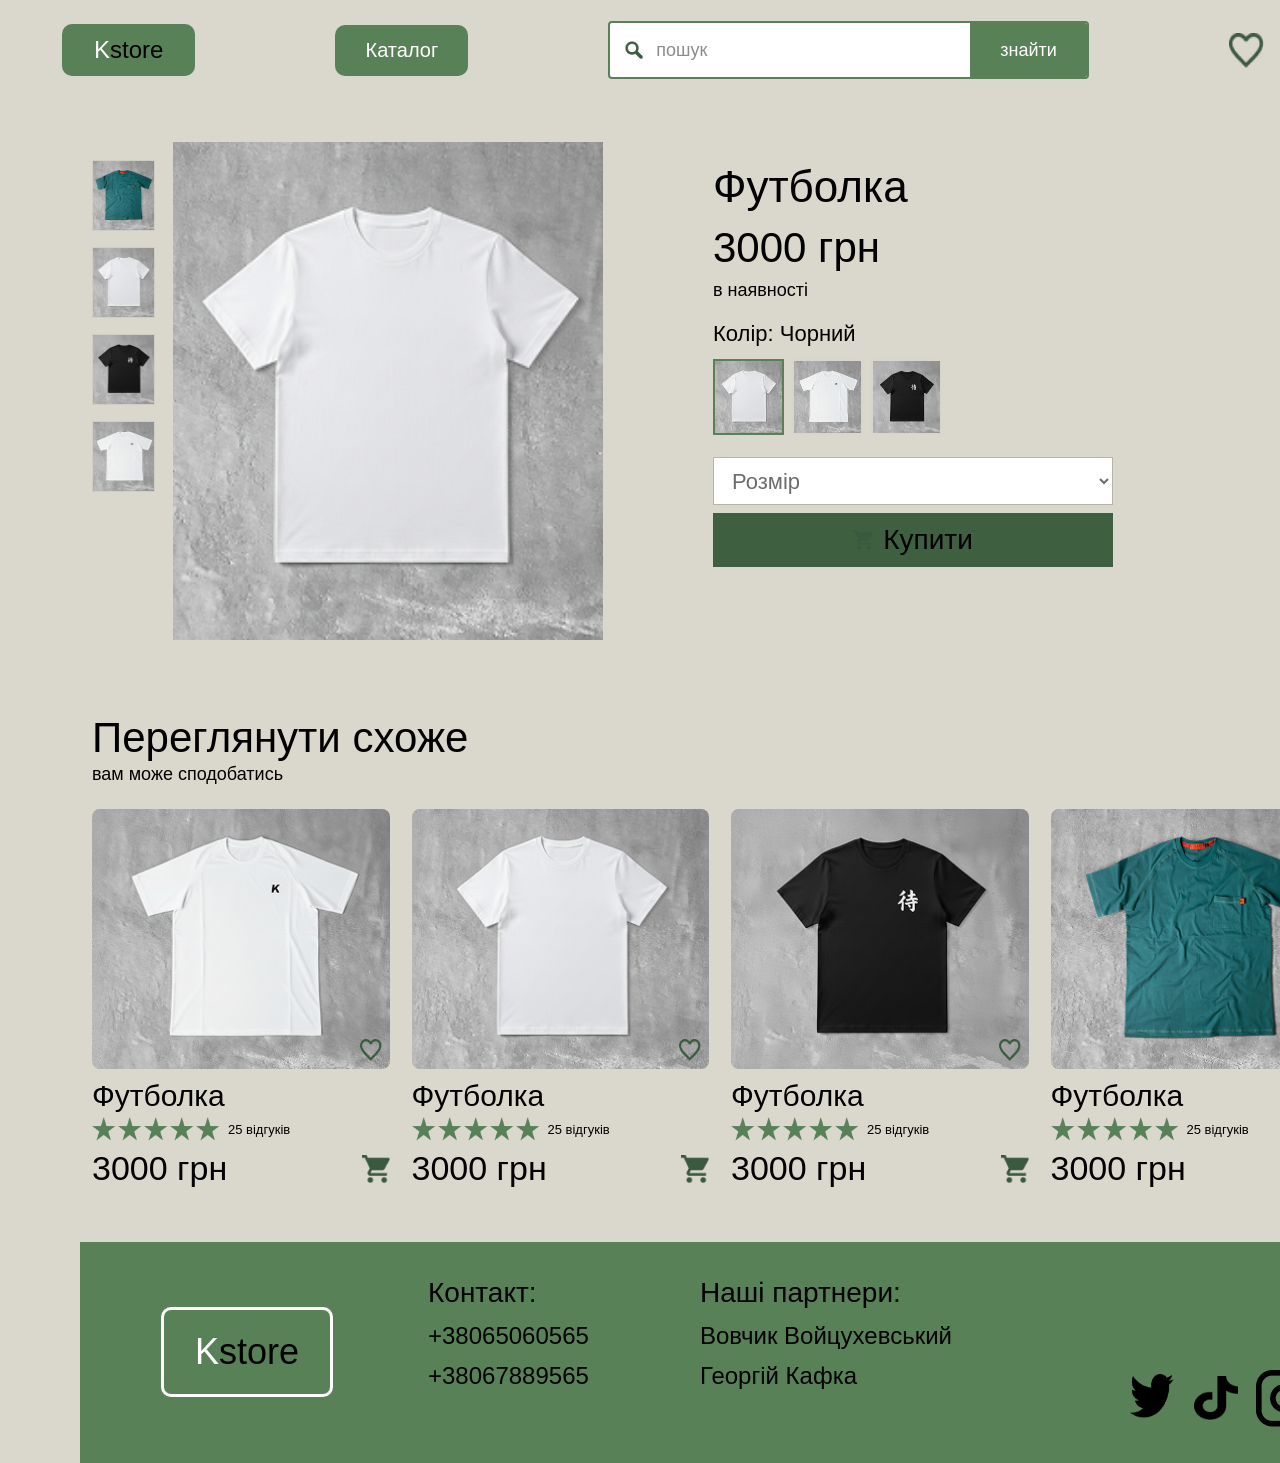
<file: product.html>
<!DOCTYPE html>
<html lang="uk">

<head>
  <meta charset="utf-8" />
  <style>
    :root {
      --cart: #588157;
      --clolr: #DAD7CD;
      --clollr: #a3b18a;
      --coilr: #a3b18a;
    }
  </style>
  <link rel="stylesheet" href="style.css">
  <link rel="stylesheet" href="product.css">
</head>

<body>
  <div class="home-page product-page-shell">

    <header class="header">
      <a href="index.html" class="kstore-wrapper">
        <p class="kstore"><span class="span">K</span><span class="text-wrapper-13">store</span></p>
      </a>
      <button class="div-wrapper">Каталог</button>
      <div class="search-container">
        <div class="search-box">
          <img class="search-icon" src="img/pepicons-pop_loop.png" alt="Пошук" />
          <input type="text" placeholder="пошук" class="search-input">
        </div>
        <button class="button-find">знайти</button>
      </div>
      <div class="header-icons">
        <img class="header-icon" src="img/Vector (2).png" alt="Обране" />
        <img class="header-icon" src="img/Vector (1).png" alt="Профіль" />
        <img class="header-icon" src="img/Vector.png" alt="Кошик" />
      </div>
    </header>

    <main class="product-page">
      <section class="product-details">
        <div class="product-gallery">
          <div class="gallery-thumbs">
            <img src="img/Frame 15 (10).png" alt="Мініатюра 1" class="gallery-thumb" />
            <img src="img/Frame 15 (11).png" alt="Мініатюра 2" class="gallery-thumb" />
            <img src="img/Frame 15 (12).png" alt="Мініатюра 3" class="gallery-thumb" />
            <img src="img/Frame 15 (13).png" alt="Мініатюра 4" class="gallery-thumb" />
          </div>

          <div class="product-main-image">
            <img src="img/Frame 15 (11).png" alt="Футболка" class="main-image" />
          </div>
        </div>

        <div class="product-info">
          <h1 class="product-title">Футболка</h1>
          <div class="product-price-main">3000 грн</div>
          <div class="product-stock">в наявності</div>

          <div class="product-option-block">
            <div class="product-option-label">Колір: Чорний</div>
            <div class="color-options">
              <img src="img/Frame 15 (11).png" alt="Колір 1" class="color-option active" />
              <img src="img/Frame 15 (13).png" alt="Колір 2" class="color-option" />
              <img src="img/Frame 15 (12).png" alt="Колір 3" class="color-option" />
            </div>
          </div>

          <div class="size-buy-block">
            <select class="size-select" aria-label="Розмір">
              <option selected>Розмір</option>
              <option>S</option>
              <option>M</option>
              <option>L</option>
              <option>XL</option>
            </select>

            <button class="buy-button">
              <img src="img/Vector.png" alt="" class="buy-icon" />
              Купити
            </button>
          </div>
        </div>
      </section>

      <section class="similar-section">
        <h2 class="similar-title">Переглянути схоже</h2>
        <p class="similar-subtitle">вам може сподобатись</p>

        <div class="similar-grid">
          <article class="similar-card">
            <div class="similar-image-wrap">
              <img src="img/Frame 15 (13).png" alt="Футболка 1" class="similar-image" />
              <img src="img/Vector (2).png" alt="Обране" class="similar-heart" />
            </div>
            <div class="similar-name">Футболка</div>
            <div class="similar-rating">
              <img src="img/Star 3.png" alt="" />
              <img src="img/Star 3.png" alt="" />
              <img src="img/Star 3.png" alt="" />
              <img src="img/Star 3.png" alt="" />
              <img src="img/Star 3.png" alt="" />
              <span>25 відгуків</span>
            </div>
            <div class="similar-bottom">
              <span class="similar-price">3000 грн</span>
              <img src="img/Vector.png" alt="Кошик" class="similar-cart" />
            </div>
          </article>

          <article class="similar-card">
            <div class="similar-image-wrap">
              <img src="img/Frame 15 (11).png" alt="Футболка 2" class="similar-image" />
              <img src="img/Vector (2).png" alt="Обране" class="similar-heart" />
            </div>
            <div class="similar-name">Футболка</div>
            <div class="similar-rating">
              <img src="img/Star 3.png" alt="" />
              <img src="img/Star 3.png" alt="" />
              <img src="img/Star 3.png" alt="" />
              <img src="img/Star 3.png" alt="" />
              <img src="img/Star 3.png" alt="" />
              <span>25 відгуків</span>
            </div>
            <div class="similar-bottom">
              <span class="similar-price">3000 грн</span>
              <img src="img/Vector.png" alt="Кошик" class="similar-cart" />
            </div>
          </article>

          <article class="similar-card">
            <div class="similar-image-wrap">
              <img src="img/Frame 15 (12).png" alt="Футболка 3" class="similar-image" />
              <img src="img/Vector (2).png" alt="Обране" class="similar-heart" />
            </div>
            <div class="similar-name">Футболка</div>
            <div class="similar-rating">
              <img src="img/Star 3.png" alt="" />
              <img src="img/Star 3.png" alt="" />
              <img src="img/Star 3.png" alt="" />
              <img src="img/Star 3.png" alt="" />
              <img src="img/Star 3.png" alt="" />
              <span>25 відгуків</span>
            </div>
            <div class="similar-bottom">
              <span class="similar-price">3000 грн</span>
              <img src="img/Vector.png" alt="Кошик" class="similar-cart" />
            </div>
          </article>

          <article class="similar-card">
            <div class="similar-image-wrap">
              <img src="img/Frame 15 (10).png" alt="Футболка 4" class="similar-image" />
              <img src="img/Vector (2).png" alt="Обране" class="similar-heart" />
            </div>
            <div class="similar-name">Футболка</div>
            <div class="similar-rating">
              <img src="img/Star 3.png" alt="" />
              <img src="img/Star 3.png" alt="" />
              <img src="img/Star 3.png" alt="" />
              <img src="img/Star 3.png" alt="" />
              <img src="img/Star 3.png" alt="" />
              <span>25 відгуків</span>
            </div>
            <div class="similar-bottom">
              <span class="similar-price">3000 грн</span>
              <img src="img/Vector.png" alt="Кошик" class="similar-cart" />
            </div>
          </article>
        </div>
      </section>
    </main>

    <div class="rectangle">
      <div class="rectangle-2"></div>
      <a href="index.html">
        <div class="frame-10">
          <p class="p"><span class="span">K</span><span class="text-wrapper-13">store</span></p>
        </div>
      </a>
      <div class="text-wrapper-16">Контакт:</div>
      <div class="text-wrapper-17">+38065060565</div>
      <div class="text-wrapper-18">+38067889565</div>
      <div class="text-wrapper-19">Наші партнери:</div>
      <div class="text-wrapper-20">Вовчик Войцухевський</div>
      <div class="text-wrapper-21">Георгій Кафка</div>
      <div class="footer-icons">
        <div class="mdi-tiktok"><img class="vector" src="img/Vector (7).png" alt="TikTok" /></div>
        <div class="mdi-instagram"><img class="vector-2" src="img/Vector (5).png" alt="Instagram" /></div>
        <div class="mdi-twitter"><img class="vector-3" src="img/Vector (6).png" alt="Twitter" /></div>
      </div>
    </div>

  </div>
</body>

</html>
</file>
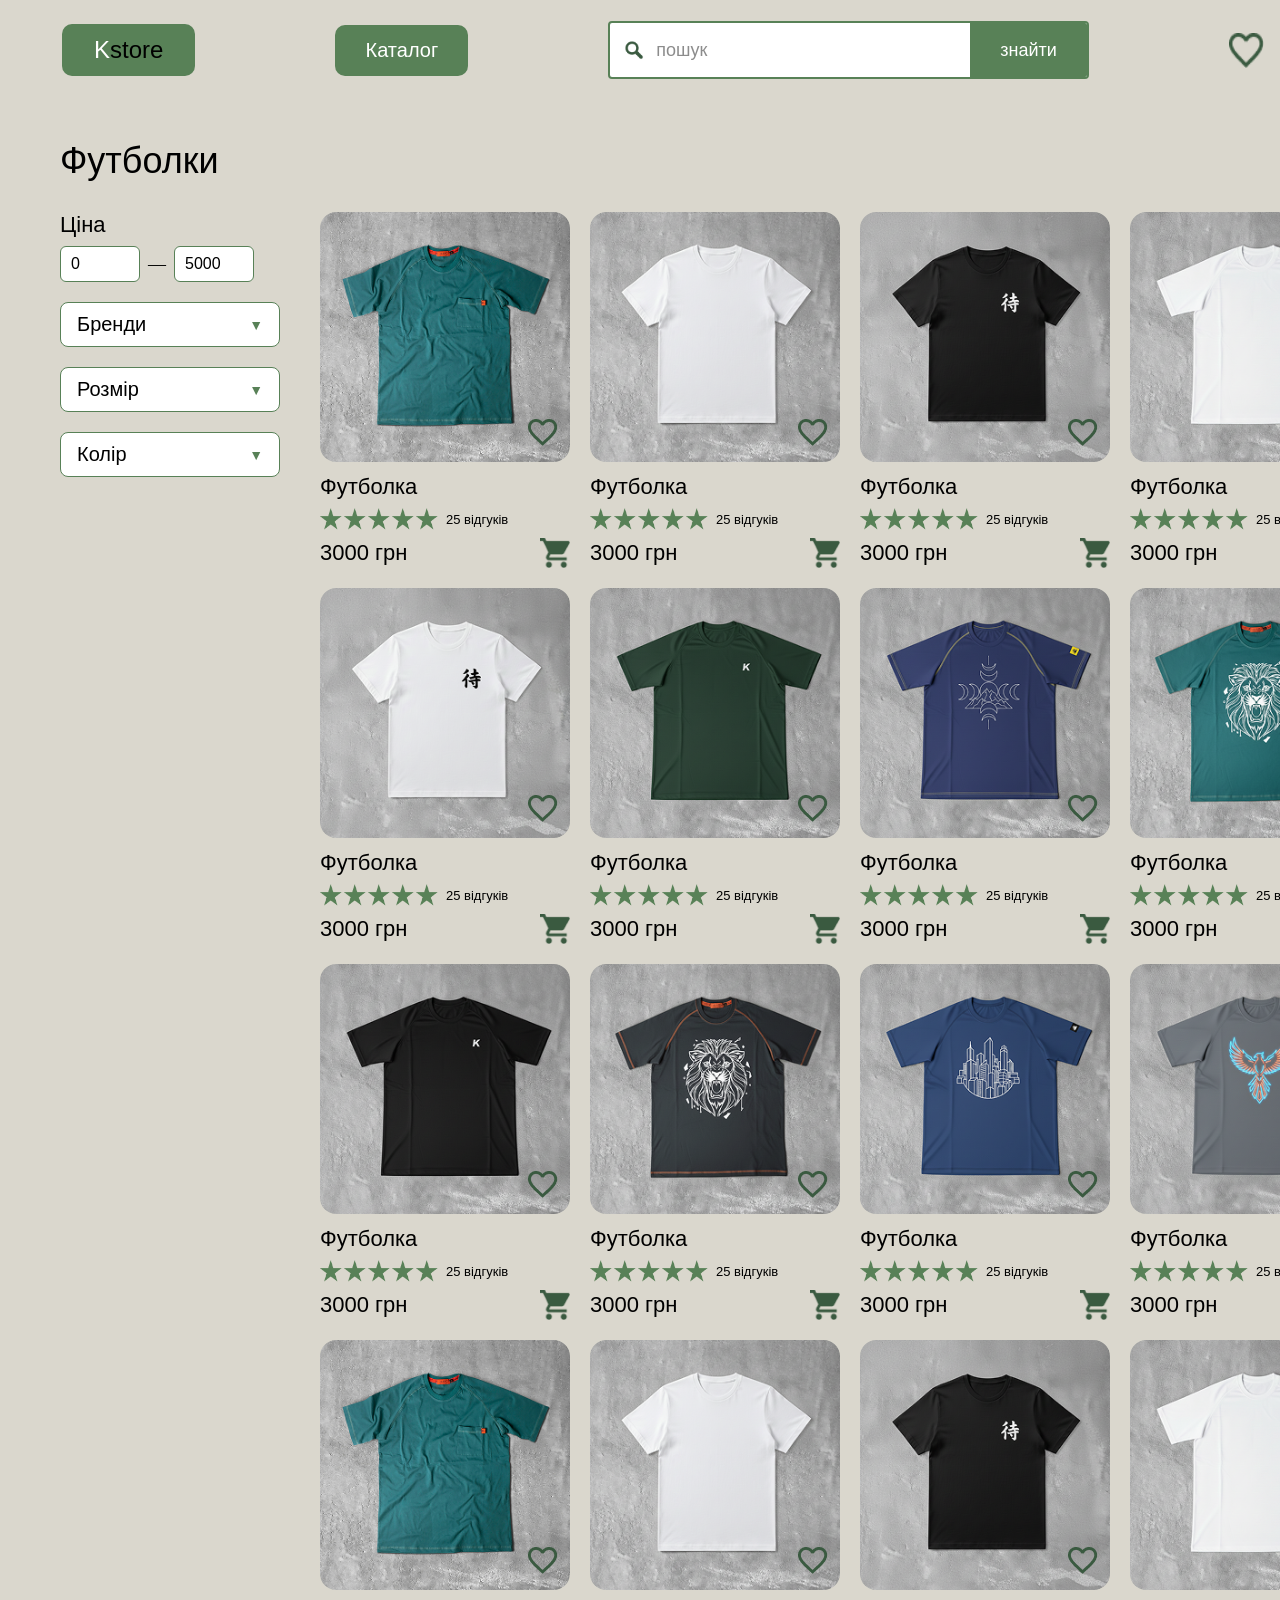
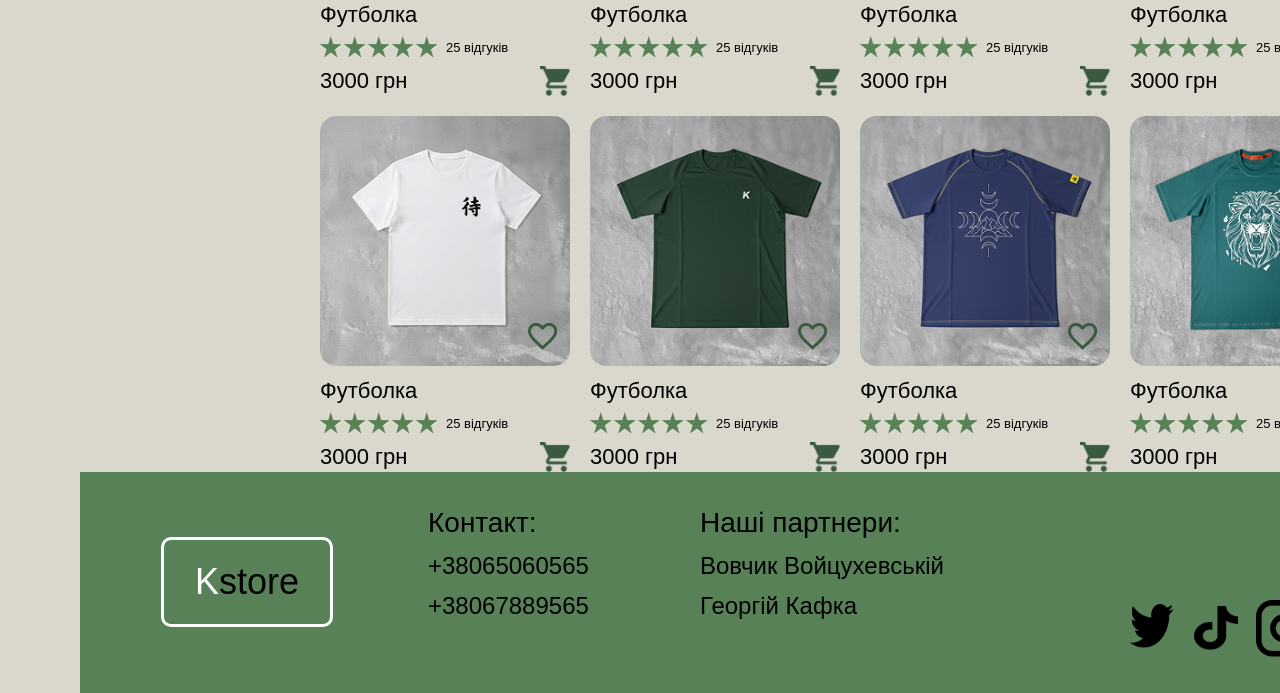
<file: tshirts.html>
<!DOCTYPE html>
<html>

<head>
  <meta charset="utf-8" />
  <style>
    :root {
      --cart: #588157;
      --clolr: #DAD7CD;
      --clollr: #a3b18a;
      --coilr: #a3b18a;
    }
  </style>
  <link rel="stylesheet" href="style.css">
  <link rel="stylesheet" href="tshirts.css">
</head>

<body>
  <div class="home-page">

    <header class="header">
      <div class="kstore-wrapper">
        <p class="kstore"><span class="span">K</span><span class="text-wrapper-13">store</span></p>
      </div>
      <button class="div-wrapper">Каталог</button>
      <div class="search-container">
        <div class="search-box">
          <img class="search-icon" src="img/pepicons-pop_loop.png" />
          <input type="text" placeholder="пошук" class="search-input">
        </div>
        <button class="button-find">знайти</button>
      </div>
      <div class="header-icons">
        <img class="header-icon" src="img/Vector (2).png" />
        <img class="header-icon" src="img/Vector (1).png" />
        <img class="header-icon" src="img/Vector.png" />
      </div>
    </header>

    <div class="tshirts-page">

      <h1 class="tshirts-title">Футболки</h1>

      <div class="tshirts-layout">

        <div class="filters">

          <div class="filter-group">
            <div class="filter-label">Ціна</div>
            <div class="price-inputs">
              <input type="number" class="price-input" placeholder="0" value="0" />
              <span class="price-divider">—</span>
              <input type="number" class="price-input" placeholder="5000" value="5000" />
            </div>
          </div>

          <div class="filter-group">
            <button class="filter-dropdown">Бренди <span class="arrow">▼</span></button>
          </div>

          <div class="filter-group">
            <button class="filter-dropdown">Розмір <span class="arrow">▼</span></button>
          </div>

          <div class="filter-group">
            <button class="filter-dropdown">Колір <span class="arrow">▼</span></button>
          </div>

        </div>

        <div class="products-grid">

          <a href="product.html" class="product-card-link">
          <div class="product-card">
            <div class="product-img-wrapper">
              <img class="product-img" src="img/Frame 15 (10).png" alt="Футболка" />
              <div class="product-heart"><img src="img/Vector (2).png" /></div>\
            </div>
            <div class="product-name">Футболка</div>
            <div class="product-stars">
              <img src="img/Star 3.png" /><img src="img/Star 3.png" /><img src="img/Star 3.png" /><img src="img/Star 3.png" /><img src="img/Star 3.png" />
              <span class="product-reviews">25 відгуків</span>
            </div>
            <div class="product-bottom">
              <span class="product-price">3000 грн</span>
              <img class="product-cart-icon" src="img/Vector.png" />
            </div>
          </div>
          </a>

          <a href="product.html" class="product-card-link">
          <div class="product-card">
            <div class="product-img-wrapper">
              <img class="product-img" src="img/Frame 15 (11).png" alt="Футболка" />
              <div class="product-heart"><img src="img/Vector (2).png" /></div>
            </div>
            <div class="product-name">Футболка</div>
            <div class="product-stars">
              <img src="img/Star 3.png" /><img src="img/Star 3.png" /><img src="img/Star 3.png" /><img src="img/Star 3.png" /><img src="img/Star 3.png" />
              <span class="product-reviews">25 відгуків</span>
            </div>
            <div class="product-bottom">
              <span class="product-price">3000 грн</span>
              <img class="product-cart-icon" src="img/Vector.png" />
            </div>
          </div>
          </a>

          <a href="product.html" class="product-card-link">
          <div class="product-card">
            <div class="product-img-wrapper">
              <img class="product-img" src="img/Frame 15 (12).png" alt="Футболка" />
              <div class="product-heart"><img src="img/Vector (2).png" /></div>
            </div>
            <div class="product-name">Футболка</div>
            <div class="product-stars">
              <img src="img/Star 3.png" /><img src="img/Star 3.png" /><img src="img/Star 3.png" /><img src="img/Star 3.png" /><img src="img/Star 3.png" />
              <span class="product-reviews">25 відгуків</span>
            </div>
            <div class="product-bottom">
              <span class="product-price">3000 грн</span>
              <img class="product-cart-icon" src="img/Vector.png" />
            </div>
          </div>
          </a>

          <a href="product.html" class="product-card-link">
          <div class="product-card">
            <div class="product-img-wrapper">
              <img class="product-img" src="img/Frame 15 (13).png" alt="Футболка" />
              <div class="product-heart"><img src="img/Vector (2).png" /></div>
            </div>
            <div class="product-name">Футболка</div>
            <div class="product-stars">
              <img src="img/Star 3.png" /><img src="img/Star 3.png" /><img src="img/Star 3.png" /><img src="img/Star 3.png" /><img src="img/Star 3.png" />
              <span class="product-reviews">25 відгуків</span>
            </div>
            <div class="product-bottom">
              <span class="product-price">3000 грн</span>
              <img class="product-cart-icon" src="img/Vector.png" />
            </div>
          </div>
          </a>

          <a href="product.html" class="product-card-link">
          <div class="product-card">
            <div class="product-img-wrapper">
              <img class="product-img" src="img/Frame 15 (14).png" alt="Футболка" />
              <div class="product-heart"><img src="img/Vector (2).png" /></div>
            </div>
            <div class="product-name">Футболка</div>
            <div class="product-stars">
              <img src="img/Star 3.png" /><img src="img/Star 3.png" /><img src="img/Star 3.png" /><img src="img/Star 3.png" /><img src="img/Star 3.png" />
              <span class="product-reviews">25 відгуків</span>
            </div>
            <div class="product-bottom">
              <span class="product-price">3000 грн</span>
              <img class="product-cart-icon" src="img/Vector.png" />
            </div>
          </div>
          </a>

          <a href="product.html" class="product-card-link">
          <div class="product-card">
            <div class="product-img-wrapper">
              <img class="product-img" src="img/Frame 15 (15).png" alt="Футболка" />
              <div class="product-heart"><img src="img/Vector (2).png" /></div>
            </div>
            <div class="product-name">Футболка</div>
            <div class="product-stars">
              <img src="img/Star 3.png" /><img src="img/Star 3.png" /><img src="img/Star 3.png" /><img src="img/Star 3.png" /><img src="img/Star 3.png" />
              <span class="product-reviews">25 відгуків</span>
            </div>
            <div class="product-bottom">
              <span class="product-price">3000 грн</span>
              <img class="product-cart-icon" src="img/Vector.png" />
            </div>
          </div>
          </a>

          <a href="product.html" class="product-card-link">
          <div class="product-card">
            <div class="product-img-wrapper">
              <img class="product-img" src="img/Frame 15 (16).png" alt="Футболка" />
              <div class="product-heart"><img src="img/Vector (2).png" /></div>
            </div>
            <div class="product-name">Футболка</div>
            <div class="product-stars">
              <img src="img/Star 3.png" /><img src="img/Star 3.png" /><img src="img/Star 3.png" /><img src="img/Star 3.png" /><img src="img/Star 3.png" />
              <span class="product-reviews">25 відгуків</span>
            </div>
            <div class="product-bottom">
              <span class="product-price">3000 грн</span>
              <img class="product-cart-icon" src="img/Vector.png" />
            </div>
          </div>
          </a>

          <a href="product.html" class="product-card-link">
          <div class="product-card">
            <div class="product-img-wrapper">
              <img class="product-img" src="img/Frame 15 (17).png" alt="Футболка" />
              <div class="product-heart"><img src="img/Vector (2).png" /></div>
            </div>
            <div class="product-name">Футболка</div>
            <div class="product-stars">
              <img src="img/Star 3.png" /><img src="img/Star 3.png" /><img src="img/Star 3.png" /><img src="img/Star 3.png" /><img src="img/Star 3.png" />
              <span class="product-reviews">25 відгуків</span>
            </div>
            <div class="product-bottom">
              <span class="product-price">3000 грн</span>
              <img class="product-cart-icon" src="img/Vector.png" />
            </div>
          </div>
          </a>

          <a href="product.html" class="product-card-link">
          <div class="product-card">
            <div class="product-img-wrapper">
              <img class="product-img" src="img/Frame 15 (18).png" alt="Футболка" />
              <div class="product-heart"><img src="img/Vector (2).png" /></div>
            </div>
            <div class="product-name">Футболка</div>
            <div class="product-stars">
              <img src="img/Star 3.png" /><img src="img/Star 3.png" /><img src="img/Star 3.png" /><img src="img/Star 3.png" /><img src="img/Star 3.png" />
              <span class="product-reviews">25 відгуків</span>
            </div>
            <div class="product-bottom">
              <span class="product-price">3000 грн</span>
              <img class="product-cart-icon" src="img/Vector.png" />
            </div>
          </div>
          </a>

          <a href="product.html" class="product-card-link">
          <div class="product-card">
            <div class="product-img-wrapper">
              <img class="product-img" src="img/Frame 15 (19).png" alt="Футболка" />
              <div class="product-heart"><img src="img/Vector (2).png" /></div>
            </div>
            <div class="product-name">Футболка</div>
            <div class="product-stars">
              <img src="img/Star 3.png" /><img src="img/Star 3.png" /><img src="img/Star 3.png" /><img src="img/Star 3.png" /><img src="img/Star 3.png" />
              <span class="product-reviews">25 відгуків</span>
            </div>
            <div class="product-bottom">
              <span class="product-price">3000 грн</span>
              <img class="product-cart-icon" src="img/Vector.png" />
            </div>
          </div>
          </a>

          <a href="product.html" class="product-card-link">
          <div class="product-card">
            <div class="product-img-wrapper">
              <img class="product-img" src="img/Frame 15 (1).png" alt="Футболка" />
              <div class="product-heart"><img src="img/Vector (2).png" /></div>
            </div>
            <div class="product-name">Футболка</div>
            <div class="product-stars">
              <img src="img/Star 3.png" /><img src="img/Star 3.png" /><img src="img/Star 3.png" /><img src="img/Star 3.png" /><img src="img/Star 3.png" />
              <span class="product-reviews">25 відгуків</span>
            </div>
            <div class="product-bottom">
              <span class="product-price">3000 грн</span>
              <img class="product-cart-icon" src="img/Vector.png" />
            </div>
          </div>
          </a>

          <a href="product.html" class="product-card-link">
          <div class="product-card">
            <div class="product-img-wrapper">
              <img class="product-img" src="img/Frame 15 (2).png" alt="Футболка" />
              <div class="product-heart"><img src="img/Vector (2).png" /></div>
            </div>
            <div class="product-name">Футболка</div>
            <div class="product-stars">
              <img src="img/Star 3.png" /><img src="img/Star 3.png" /><img src="img/Star 3.png" /><img src="img/Star 3.png" /><img src="img/Star 3.png" />
              <span class="product-reviews">25 відгуків</span>
            </div>
            <div class="product-bottom">
              <span class="product-price">3000 грн</span>
              <img class="product-cart-icon" src="img/Vector.png" />
            </div>
          </div>
          </a>

          <a href="product.html" class="product-card-link">
          <div class="product-card">
            <div class="product-img-wrapper">
              <img class="product-img" src="img/Frame 15 (10).png" alt="Футболка" />
              <div class="product-heart"><img src="img/Vector (2).png" /></div>
            </div>
            <div class="product-name">Футболка</div>
            <div class="product-stars">
              <img src="img/Star 3.png" /><img src="img/Star 3.png" /><img src="img/Star 3.png" /><img src="img/Star 3.png" /><img src="img/Star 3.png" />
              <span class="product-reviews">25 відгуків</span>
            </div>
            <div class="product-bottom">
              <span class="product-price">3000 грн</span>
              <img class="product-cart-icon" src="img/Vector.png" />
            </div>
          </div>
          </a>

          <a href="product.html" class="product-card-link">
          <div class="product-card">
            <div class="product-img-wrapper">
              <img class="product-img" src="img/Frame 15 (11).png" alt="Футболка" />
              <div class="product-heart"><img src="img/Vector (2).png" /></div>
            </div>
            <div class="product-name">Футболка</div>
            <div class="product-stars">
              <img src="img/Star 3.png" /><img src="img/Star 3.png" /><img src="img/Star 3.png" /><img src="img/Star 3.png" /><img src="img/Star 3.png" />
              <span class="product-reviews">25 відгуків</span>
            </div>
            <div class="product-bottom">
              <span class="product-price">3000 грн</span>
              <img class="product-cart-icon" src="img/Vector.png" />
            </div>
          </div>
          </a>

          <a href="product.html" class="product-card-link">
          <div class="product-card">
            <div class="product-img-wrapper">
              <img class="product-img" src="img/Frame 15 (12).png" alt="Футболка" />
              <div class="product-heart"><img src="img/Vector (2).png" /></div>
            </div>
            <div class="product-name">Футболка</div>
            <div class="product-stars">
              <img src="img/Star 3.png" /><img src="img/Star 3.png" /><img src="img/Star 3.png" /><img src="img/Star 3.png" /><img src="img/Star 3.png" />
              <span class="product-reviews">25 відгуків</span>
            </div>
            <div class="product-bottom">
              <span class="product-price">3000 грн</span>
              <img class="product-cart-icon" src="img/Vector.png" />
            </div>
          </div>
          </a>

          <a href="product.html" class="product-card-link">
          <div class="product-card">
            <div class="product-img-wrapper">
              <img class="product-img" src="img/Frame 15 (13).png" alt="Футболка" />
              <div class="product-heart"><img src="img/Vector (2).png" /></div>
            </div>
            <div class="product-name">Футболка</div>
            <div class="product-stars">
              <img src="img/Star 3.png" /><img src="img/Star 3.png" /><img src="img/Star 3.png" /><img src="img/Star 3.png" /><img src="img/Star 3.png" />
              <span class="product-reviews">25 відгуків</span>
            </div>
            <div class="product-bottom">
              <span class="product-price">3000 грн</span>
              <img class="product-cart-icon" src="img/Vector.png" />
            </div>
          </div>
          </a>

          <a href="product.html" class="product-card-link">
          <div class="product-card">
            <div class="product-img-wrapper">
              <img class="product-img" src="img/Frame 15 (14).png" alt="Футболка" />
              <div class="product-heart"><img src="img/Vector (2).png" /></div>
            </div>
            <div class="product-name">Футболка</div>
            <div class="product-stars">
              <img src="img/Star 3.png" /><img src="img/Star 3.png" /><img src="img/Star 3.png" /><img src="img/Star 3.png" /><img src="img/Star 3.png" />
              <span class="product-reviews">25 відгуків</span>
            </div>
            <div class="product-bottom">
              <span class="product-price">3000 грн</span>
              <img class="product-cart-icon" src="img/Vector.png" />
            </div>
          </div>
          </a>

          <a href="product.html" class="product-card-link">
          <div class="product-card">
            <div class="product-img-wrapper">
              <img class="product-img" src="img/Frame 15 (15).png" alt="Футболка" />
              <div class="product-heart"><img src="img/Vector (2).png" /></div>
            </div>
            <div class="product-name">Футболка</div>
            <div class="product-stars">
              <img src="img/Star 3.png" /><img src="img/Star 3.png" /><img src="img/Star 3.png" /><img src="img/Star 3.png" /><img src="img/Star 3.png" />
              <span class="product-reviews">25 відгуків</span>
            </div>
            <div class="product-bottom">
              <span class="product-price">3000 грн</span>
              <img class="product-cart-icon" src="img/Vector.png" />
            </div>
          </div>
          </a>

          <a href="product.html" class="product-card-link">
          <div class="product-card">
            <div class="product-img-wrapper">
              <img class="product-img" src="img/Frame 15 (16).png" alt="Футболка" />
              <div class="product-heart"><img src="img/Vector (2).png" /></div>
            </div>
            <div class="product-name">Футболка</div>
            <div class="product-stars">
              <img src="img/Star 3.png" /><img src="img/Star 3.png" /><img src="img/Star 3.png" /><img src="img/Star 3.png" /><img src="img/Star 3.png" />
              <span class="product-reviews">25 відгуків</span>
            </div>
            <div class="product-bottom">
              <span class="product-price">3000 грн</span>
              <img class="product-cart-icon" src="img/Vector.png" />
            </div>
          </div>
          </a>

          <a href="product.html" class="product-card-link">
          <div class="product-card">
            <div class="product-img-wrapper">
              <img class="product-img" src="img/Frame 15 (17).png" alt="Футболка" />
              <div class="product-heart"><img src="img/Vector (2).png" /></div>
            </div>
            <div class="product-name">Футболка</div>
            <div class="product-stars">
              <img src="img/Star 3.png" /><img src="img/Star 3.png" /><img src="img/Star 3.png" /><img src="img/Star 3.png" /><img src="img/Star 3.png" />
              <span class="product-reviews">25 відгуків</span>
            </div>
            <div class="product-bottom">
              <span class="product-price">3000 грн</span>
              <img class="product-cart-icon" src="img/Vector.png" />
            </div>
          </div>
          </a>

        </div>
      </div>
    </div>

    <div class="rectangle">
      <div class="rectangle-2"></div>
      <a href="index.html">
        <div class="frame-10">
          <p class="p"><span class="span">K</span><span class="text-wrapper-13">store</span></p>
        </div>
      </a>
      <div class="text-wrapper-16">Контакт:</div>
      <div class="text-wrapper-17">+38065060565</div>
      <div class="text-wrapper-18">+38067889565</div>
      <div class="text-wrapper-19">Наші партнери:</div>
      <div class="text-wrapper-20">Вовчик Войцухевській</div>
      <div class="text-wrapper-21">Георгій Кафка</div>
      <div class="footer-icons">
        <div class="mdi-tiktok"><img class="vector" src="img/Vector (7).png" /></div>
        <div class="mdi-instagram"><img class="vector-2" src="img/Vector (5).png" /></div>
        <div class="mdi-twitter"><img class="vector-3" src="img/Vector (6).png" /></div>
      </div>
    </div>

  </div>
</body>

</html>
</file>
<file: style.css>
html, body {
  margin: 0;
  padding: 0;
  background-color: #DAD7CD;
}
 
button:focus-visible {
  outline: 2px solid #4a90e2;
}
 
a {
  text-decoration: none;
}
 
.home-page {
  background-color: #DAD7CD;
  width: 1440px;
  min-height: 3067px;
  margin: 0 auto;
  position: relative;
  display: flex;
  flex-direction: column;
  align-items: flex-start;
}
 
.home-page .header {
  width: 1440px;
  height: 100px;
  display: flex;
  align-items: center;
  justify-content: space-between;
  padding: 0 62px;
  box-sizing: border-box;
  flex-shrink: 0;
  background-color: transparent;
}
 
.home-page .kstore-wrapper {
  display: flex;
  align-items: center;
  justify-content: center;
  background-color: #588157;
  border-radius: 10px;
  padding: 12px 32px;
  cursor: pointer;
}
 
.home-page .kstore {
  font-family: "Inter", Helvetica, sans-serif;
  font-size: 24px;
  color: transparent;
  margin: 0;
  line-height: normal;
}
 
.home-page .span {
  color: #ffffff;
}
 
.home-page .text-wrapper-13 {
  color: #000000;
}
 
.home-page .div-wrapper {
  all: unset;
  box-sizing: border-box;
  background-color: #588157;
  color: #ffffff;
  border-radius: 10px;
  padding: 14px 30px;
  font-family: "Inter", Helvetica, sans-serif;
  font-size: 20px;
  cursor: pointer;
  white-space: nowrap;
}
 
.home-page .div-wrapper:hover {
  background-color: #3e5b41;
}
 
.search-container {
  display: flex;
  align-items: center;
  border: 2px solid #588157;
  border-radius: 4px;
  overflow: hidden;
  background: white;
}
 
.search-box {
  display: flex;
  align-items: center;
  padding: 0 12px;
}
 
.search-icon {
  width: 24px;
  height: 24px;
  margin-right: 8px;
}
 
.search-input {
  border: none;
  outline: none;
  width: 300px;
  height: 50px;
  font-size: 18px;
  font-family: "Inter", Helvetica, sans-serif;
  background: transparent;
}
 
.search-input::placeholder {
  color: #8c8c8c;
}
 
.button-find {
  all: unset;
  box-sizing: border-box;
  background-color: #588157;
  color: #ffffff;
  padding: 0 30px;
  height: 54px;
  cursor: pointer;
  font-size: 18px;
  font-family: "Inter", Helvetica, sans-serif;
  white-space: nowrap;
}
 
.button-find:hover {
  background-color: #3e5b41;
}
 
.header-icons {
  display: flex;
  align-items: center;
  gap: 22px;
}
 
.header-icon {
  width: 35px;
  height: 35px;
  cursor: pointer;
}
 
.home-page .frame {
  width: 1440px;
  height: 564px;
  flex-shrink: 0;
}
 
.home-page .div {
  width: 1440px;
  height: 564px;
  position: relative;
  background-image: url(./img/Rectangle\ 1.png);
  background-size: cover;
  background-position: 50% 50%;
}
 
.home-page .ellipse {
  position: absolute;
  left: 679px;
  top: 532px;
  width: 9px;
  height: 9px;
  border-radius: 50%;
  background-color: #588157;
}
 
.home-page .ellipse-2,
.home-page .ellipse-3,
.home-page .ellipse-4,
.home-page .ellipse-5 {
  position: absolute;
  top: 532px;
  width: 9px;
  height: 9px;
  border-radius: 50%;
  background-color: #a3b18a;
}
 
.home-page .ellipse-2 { left: 697px; }
.home-page .ellipse-3 { left: 715px; }
.home-page .ellipse-4 { left: 733px; }
.home-page .ellipse-5 { left: 751px; }
 
.home-page .frame-2 {
  display: flex;
  flex-direction: column;
  width: 383px;
  align-items: flex-start;
  position: absolute;
  top: 78px;
  left: 101px;
  gap: 16px;
}
 
.home-page .text-wrapper {
  font-family: "Inter", Helvetica, sans-serif;
  font-weight: 600;
  color: #000000;
  font-size: 32px;
  line-height: normal;
}
 
.home-page .button {
  all: unset;
  box-sizing: border-box;
  display: inline-flex;
  align-items: center;
  justify-content: center;
  padding: 16px 12px;
  background-color: #a3b18a;
  border-radius: 16px;
  cursor: pointer;
}
 
.home-page .text-wrapper-2 {
  font-family: "Inter", Helvetica, sans-serif;
  font-weight: 400;
  color: #000000;
  font-size: 32px;
  line-height: normal;
}
 
.home-page .ic-outline-arrow {
  position: absolute;
  top: 239px;
  left: 21px;
  width: 85px;
  height: 85px;
}
 
.home-page .img {
  position: absolute;
  top: 237px;
  left: 1350px;
  width: 90px;
  height: 90px;
}
 
.home-page .text-wrapper-3 {
  position: absolute;
  top: 730px;
  left: 154px;
  font-family: "Inter", Helvetica, sans-serif;
  font-weight: 400;
  color: #000000;
  font-size: 36px;
  line-height: normal;
}
 
.home-page .tshirtcategory {
  display: flex;
  width: 270px;
  height: 275px;
  align-items: flex-end;
  justify-content: flex-end;
  padding: 8px 15px;
  box-sizing: border-box;
  position: absolute;
  top: 800px;
  left: 100px;
  border-radius: 16px;
  background-image: url(./img/primary.png);
  background-size: cover;
  background-position: 50% 50%;
}
 
.home-page .text-wrapper-14 {
  font-family: "Inter", Helvetica, sans-serif;
  font-weight: 700;
  color: #000000;
  font-size: 24px;
  line-height: normal;
}
 
.home-page .frame-7 {
  display: flex;
  width: 270px;
  height: 276px;
  align-items: flex-end;
  justify-content: flex-end;
  padding: 8px 15px;
  box-sizing: border-box;
  position: absolute;
  top: 800px;
  left: 415px;
  border-radius: 16px;
  background-image: url(./img/Frame\ 32\ \(1\).png);
  background-size: cover;
  background-position: 50% 50%;
}
 
.home-page .frame-8 {
  display: flex;
  width: 270px;
  height: 276px;
  align-items: flex-end;
  justify-content: flex-end;
  padding: 8px 15px;
  box-sizing: border-box;
  position: absolute;
  top: 800px;
  left: 731px;
  border-radius: 16px;
  background-image: url(./img/Frame\ 33\ \(1\).png);
  background-size: cover;
  background-position: 50% 50%;
}
 
.home-page .frame-9 {
  display: flex;
  width: 270px;
  height: 276px;
  align-items: flex-end;
  justify-content: flex-end;
  padding: 8px 15px;
  box-sizing: border-box;
  position: absolute;
  top: 800px;
  left: 1045px;
  border-radius: 16px;
  background-image: url(./img/Frame\ 34\ \(1\).png);
  background-size: cover;
  background-position: 50% 50%;
}
 
.home-page .text-wrapper-15 {
  font-family: "Inter", Helvetica, sans-serif;
  font-weight: 600;
  color: #ffffff;
  font-size: 24px;
  line-height: normal;
}
 
.home-page .text-wrapper-4 {
  position: absolute;
  top: 1155px;
  left: 139px;
  font-family: "Inter", Helvetica, sans-serif;
  font-weight: 400;
  color: #000000;
  font-size: 36px;
  line-height: normal;
}
 
.home-page .frame-3 {
  display: flex;
  flex-wrap: wrap;
  width: 1243px;
  align-items: flex-start;
  gap: 17px;
  position: absolute;
  top: 1230px;
  left: 109px;
}
 
.home-page .div-2 {
  position: relative;
  width: 295px;
  height: 440px;
}
 
.home-page .heart-wrapper {
  all: unset;
  box-sizing: border-box;
  display: flex;
  width: 295px;
  height: 276px;
  align-items: flex-end;
  justify-content: flex-end;
  padding: 8px 15px;
  position: absolute;
  top: 0;
  left: 0;
  border-radius: 16px;
  cursor: pointer;
  z-index: 1;
}
 
.home-page .heart {
  width: 31px;
  height: 31px;
}
 
.home-page .product-photo {
  position: absolute;
  top: 0;
  left: 0;
  width: 295px;
  height: 276px;
  object-fit: cover;
  border-radius: 16px;
}
 
.home-page .text-wrapper-5 {
  position: absolute;
  top: 289px;
  left: 0;
  font-family: "Inter", Helvetica, sans-serif;
  font-weight: 400;
  color: #000000;
  font-size: 32px;
  line-height: normal;
}
 
.home-page .star  { position: absolute; top: 343px; left: 1px;   width: 39px; height: 37px; }
.home-page .star-2{ position: absolute; top: 343px; left: 42px;  width: 39px; height: 37px; }
.home-page .star-3{ position: absolute; top: 343px; left: 80px;  width: 39px; height: 37px; }
.home-page .star-4{ position: absolute; top: 343px; left: 121px; width: 39px; height: 37px; }
.home-page .star-5{ position: absolute; top: 343px; left: 159px; width: 38px; height: 37px; }
 
.home-page .text-wrapper-6,
.home-page .text-wrapper-8 {
  position: absolute;
  top: 364px;
  left: 201px;
  width: 85px;
  font-family: "Inter", Helvetica, sans-serif;
  font-weight: 400;
  color: #000000;
  font-size: 16px;
  line-height: normal;
  white-space: nowrap;
}
 
.home-page .text-wrapper-7 {
  position: absolute;
  top: 397px;
  left: 0;
  font-family: "Inter", Helvetica, sans-serif;
  font-weight: 400;
  color: #000000;
  font-size: 32px;
  line-height: normal;
}
 
.home-page .mdi-cart {
  position: absolute;
  top: 397px;
  left: 251px;
  width: 44px;
  height: 44px;
}
 
.home-page .text-wrapper-9 {
  position: absolute;
  top: 2160px;
  left: 132px;
  font-family: "Inter", Helvetica, sans-serif;
  font-weight: 400;
  color: #000000;
  font-size: 36px;
  line-height: normal;
}
 
.home-page .frame-4 {
  display: flex;
  align-items: flex-start;
  gap: 20px;
  position: absolute;
  top: 2230px;
  left: 100px;
}
 
.home-page .rectangle {
  position: absolute;
  bottom: 0;
  left: 50%;
  transform: translateX(-50%);
  width: 100vw;
  height: 221px;
  background-color: #588157;
}
 
.home-page .rectangle-2 {
  width: 100%;
  height: 100%;
  position: absolute;
  top: 0;
  left: 0;
  background-color: #588157;
}
 
.home-page .frame-10 {
  display: flex;
  width: 172px;
  height: 90px;
  align-items: center;
  justify-content: center;
  padding: 4px 39px;
  box-sizing: border-box;
  position: absolute;
  top: 65px;
  left: 81px;
  background-color: #588157;
  border-radius: 10px;
  border: 3px solid #ffffff;
}
 
.home-page .p {
  font-family: "Inter", Helvetica, sans-serif;
  font-weight: 400;
  color: transparent;
  font-size: 36px;
  line-height: normal;
  margin: 0;
}
 
.home-page .text-wrapper-16 {
  position: absolute;
  top: 35px;
  left: 348px;
  font-family: "Inter", Helvetica, sans-serif;
  font-weight: 400;
  color: #000000;
  font-size: 28px;
  line-height: normal;
}
 
.home-page .text-wrapper-17 {
  position: absolute;
  top: 80px;
  left: 348px;
  font-family: "Inter", Helvetica, sans-serif;
  font-weight: 400;
  color: #000000;
  font-size: 24px;
  line-height: normal;
}
 
.home-page .text-wrapper-18 {
  position: absolute;
  top: 120px;
  left: 348px;
  font-family: "Inter", Helvetica, sans-serif;
  font-weight: 400;
  color: #000000;
  font-size: 24px;
  line-height: normal;
}
 
.home-page .text-wrapper-19 {
  position: absolute;
  top: 35px;
  left: 620px;
  font-family: "Inter", Helvetica, sans-serif;
  font-weight: 400;
  color: #000000;
  font-size: 28px;
  line-height: normal;
}
 
.home-page .text-wrapper-20 {
  position: absolute;
  top: 80px;
  left: 620px;
  font-family: "Inter", Helvetica, sans-serif;
  font-weight: 400;
  color: #000000;
  font-size: 24px;
  line-height: normal;
}
 
.home-page .text-wrapper-21 {
  position: absolute;
  top: 120px;
  left: 620px;
  font-family: "Inter", Helvetica, sans-serif;
  font-weight: 400;
  color: #000000;
  font-size: 24px;
  line-height: normal;
}
 
.home-page .footer-icons {
  position: absolute;
  top: 130px;
  left: 1050px;
  display: flex;
  align-items: center;
  gap: 16px;
}
 
.home-page .footer-icon-tiktok {
  width: 52px;
  height: 52px;
}
 
.home-page .mdi-instagram {
  width: 52px;
  height: 52px;
  display: flex;
  align-items: center;
  justify-content: center;
}
 
.home-page .vector {
  width: 44px;
  height: 44px;
}
 
.home-page .mdi-twitter {
  width: 52px;
  height: 52px;
  display: flex;
  align-items: center;
  justify-content: center;
}
 
.home-page .vector-2 {
  width: 44px;
  height: 44px;
}
 
.home-page .slider-control {
  all: unset;
  box-sizing: border-box;
  position: absolute;
  cursor: pointer;
  display: block;
}
 
.home-page .product-cart-button {
  all: unset;
  box-sizing: border-box;
  position: absolute;
  top: 397px;
  left: 251px;
  width: 44px;
  height: 44px;
  cursor: pointer;
  display: block;
}
 
.home-page .icon-button {
  all: unset;
  box-sizing: border-box;
  cursor: pointer;
  display: block;
}
 
.home-page .tshirtcategory,
.home-page .frame-7,
.home-page .frame-8,
.home-page .frame-9 {
  text-decoration: none;
}

.product-link {
  display: block;
  color: inherit;
}
</file>
<file: product.css>
.product-page-shell {
  min-height: 100vh;
}

.product-page {
  width: 1440px;
  padding: 20px 92px 0;
  box-sizing: border-box;
}

.product-details {
  display: flex;
  align-items: flex-start;
  gap: 110px;
  margin-top: 22px;
}

.product-gallery {
  display: flex;
  align-items: flex-start;
  gap: 18px;
}

.gallery-thumbs {
  display: flex;
  flex-direction: column;
  gap: 16px;
  padding-top: 18px;
}

.gallery-thumb {
  width: 61px;
  height: 69px;
  object-fit: cover;
  background: #c7c5bf;
  border: 1px solid #d0cdc4;
}

.product-main-image {
  width: 430px;
  height: 498px;
  background: #c7c5bf;
  overflow: hidden;
}

.main-image {
  width: 100%;
  height: 100%;
  object-fit: cover;
  display: block;
}

.product-info {
  width: 400px;
  padding-top: 20px;
}

.product-title {
  margin: 0 0 12px;
  font-family: "Inter", Helvetica, sans-serif;
  font-size: 44px;
  font-weight: 400;
  color: #000000;
}

.product-price-main {
  margin-bottom: 8px;
  font-family: "Inter", Helvetica, sans-serif;
  font-size: 42px;
  font-weight: 400;
  color: #000000;
}

.product-stock {
  margin-bottom: 20px;
  font-family: "Inter", Helvetica, sans-serif;
  font-size: 18px;
  color: #000000;
}

.product-option-block {
  margin-bottom: 22px;
}

.product-option-label {
  margin-bottom: 12px;
  font-family: "Inter", Helvetica, sans-serif;
  font-size: 22px;
  color: #000000;
}

.color-options {
  display: flex;
  gap: 8px;
}

.color-option {
  width: 71px;
  height: 76px;
  object-fit: cover;
  background: #ffffff;
  border: 2px solid #d8d5cc;
  box-sizing: border-box;
}

.color-option.active {
  border-color: #588157;
}

.size-buy-block {
  width: 100%;
}

.size-select {
  width: 100%;
  height: 48px;
  padding: 0 14px;
  margin-bottom: 8px;
  border: 1px solid #b9b4a8;
  background: #ffffff;
  font-family: "Inter", Helvetica, sans-serif;
  font-size: 22px;
  color: #6d6d6d;
  box-sizing: border-box;
}

.buy-button {
  width: 100%;
  height: 54px;
  border: none;
  background: #3f5f41;
  color: #000000;
  font-family: "Inter", Helvetica, sans-serif;
  font-size: 28px;
  cursor: pointer;
  display: flex;
  align-items: center;
  justify-content: center;
  gap: 10px;
}

.buy-button:hover {
  background: #355137;
}

.buy-icon {
  width: 20px;
  height: 20px;
}

.similar-section {
  margin-top: 74px;
  padding-bottom: 54px;
}

.similar-title {
  margin: 0;
  font-family: "Inter", Helvetica, sans-serif;
  font-size: 42px;
  font-weight: 400;
  color: #000000;
}

.similar-subtitle {
  margin: 2px 0 24px;
  font-family: "Inter", Helvetica, sans-serif;
  font-size: 18px;
  color: #000000;
}

.similar-grid {
  display: grid;
  grid-template-columns: repeat(4, 1fr);
  gap: 22px;
}

.similar-card {
  display: flex;
  flex-direction: column;
}

.similar-image-wrap {
  position: relative;
  width: 100%;
  height: 260px;
  background: #c7c5bf;
  border-radius: 8px;
  overflow: hidden;
}

.similar-image {
  width: 100%;
  height: 100%;
  object-fit: cover;
  display: block;
}

.similar-heart {
  position: absolute;
  right: 8px;
  bottom: 8px;
  width: 22px;
  height: 22px;
}

.similar-name {
  margin-top: 10px;
  font-family: "Inter", Helvetica, sans-serif;
  font-size: 30px;
  font-weight: 400;
  color: #000000;
}

.similar-rating {
  display: flex;
  align-items: center;
  gap: 2px;
  margin-top: 4px;
}

.similar-rating img {
  width: 24px;
  height: 24px;
}

.similar-rating span {
  margin-left: 6px;
  font-family: "Inter", Helvetica, sans-serif;
  font-size: 13px;
  color: #000000;
  white-space: nowrap;
}

.similar-bottom {
  display: flex;
  align-items: center;
  justify-content: space-between;
  margin-top: 8px;
}

.similar-price {
  font-family: "Inter", Helvetica, sans-serif;
  font-size: 34px;
  color: #000000;
}

.similar-cart {
  width: 28px;
  height: 28px;
}

.product-page-shell .rectangle {
  width: 100vw !important;
  left: calc(-1 * (100vw - 1440px) / 2) !important;
  position: relative !important;
  transform: none !important;
}
</file>
<file: tshirts.css>
.home-page {
  min-height: 100vh;
}

.tshirts-page {
  width: 1440px;
  padding: 40px 60px 0 60px;
  box-sizing: border-box;
}
.tshirts-title {
  font-family: "Inter", Helvetica, sans-serif;
  font-size: 36px;
  font-weight: 400;
  color: #000000;
  margin: 0 0 30px 0;
}


.tshirts-layout {
  display: flex;
  gap: 40px;
  align-items: flex-start;
}



.filters {
  width: 220px;
  flex-shrink: 0;
  display: flex;
  flex-direction: column;
  gap: 20px;
  background-color: #DAD7CD;
}

.filter-group {
  display: flex;
  flex-direction: column;
  gap: 8px;
}

.filter-label {
  font-family: "Inter", Helvetica, sans-serif;
  font-size: 22px;
  font-weight: 500;
  color: #000000;
}

.price-inputs {
  display: flex;
  align-items: center;
  gap: 8px;
}

.price-input {
  width: 80px;
  height: 36px;
  border: 1px solid #588157;
  border-radius: 6px;
  padding: 0 10px;
  font-size: 16px;
  font-family: "Inter", Helvetica, sans-serif;
  background: white;
  outline: none;
  box-sizing: border-box;
}

.price-divider {
  font-size: 18px;
  color: #000;
}

.filter-dropdown {
  all: unset;
  box-sizing: border-box;
  display: flex;
  align-items: center;
  justify-content: space-between;
  width: 100%;
  padding: 10px 16px;
  border: 1px solid #588157;
  border-radius: 8px;
  font-family: "Inter", Helvetica, sans-serif;
  font-size: 20px;
  color: #000000;
  cursor: pointer;
  background: white;
}

.filter-dropdown:hover {
  background-color: #f0f0ec;
}

.arrow {
  font-size: 14px;
  color: #588157;
}



.products-grid {
  display: grid;
  grid-template-columns: repeat(4, 1fr);
  gap: 20px;
  flex: 1;
}

.product-card {
  display: flex;
  flex-direction: column;
  gap: 8px;
}

.product-card-link {
  display: block;
  color: inherit;
}

.product-img-wrapper {
  position: relative;
  width: 100%;
  aspect-ratio: 1 / 1;
  border-radius: 16px;
  overflow: hidden;
  background-color: #c8c8c0;
}

.product-img {
  width: 100%;
  height: 100%;
  object-fit: cover;
  border-radius: 16px;
  display: block;
}

.product-heart {
  position: absolute;
  bottom: 10px;
  right: 12px;
  font-size: 22px;
  color: #588157;
  cursor: pointer;
  user-select: none;
}

.product-name {
  font-family: "Inter", Helvetica, sans-serif;
  font-size: 22px;
  font-weight: 400;
  color: #000000;
  margin-top: 4px;
}

.product-stars {
  display: flex;
  align-items: center;
  gap: 2px;
}

.product-stars img {
  width: 22px;
  height: 22px;
}

.product-reviews {
  font-family: "Inter", Helvetica, sans-serif;
  font-size: 13px;
  color: #000000;
  margin-left: 6px;
  white-space: nowrap;
}

.product-bottom {
  display: flex;
  align-items: center;
  justify-content: space-between;
}

.product-price {
  font-family: "Inter", Helvetica, sans-serif;
  font-size: 22px;
  font-weight: 400;
  color: #000000;
}

.product-cart-icon {
  width: 30px;
  height: 30px;
  cursor: pointer;
}
.tshirts-page {
  padding-bottom: 0;
}

.home-page .rectangle {
  width: 100vw !important;
  left: calc(-1 * (100vw - 1440px) / 2) !important;
  position: relative !important;
  transform: none !important;
}
</file>
